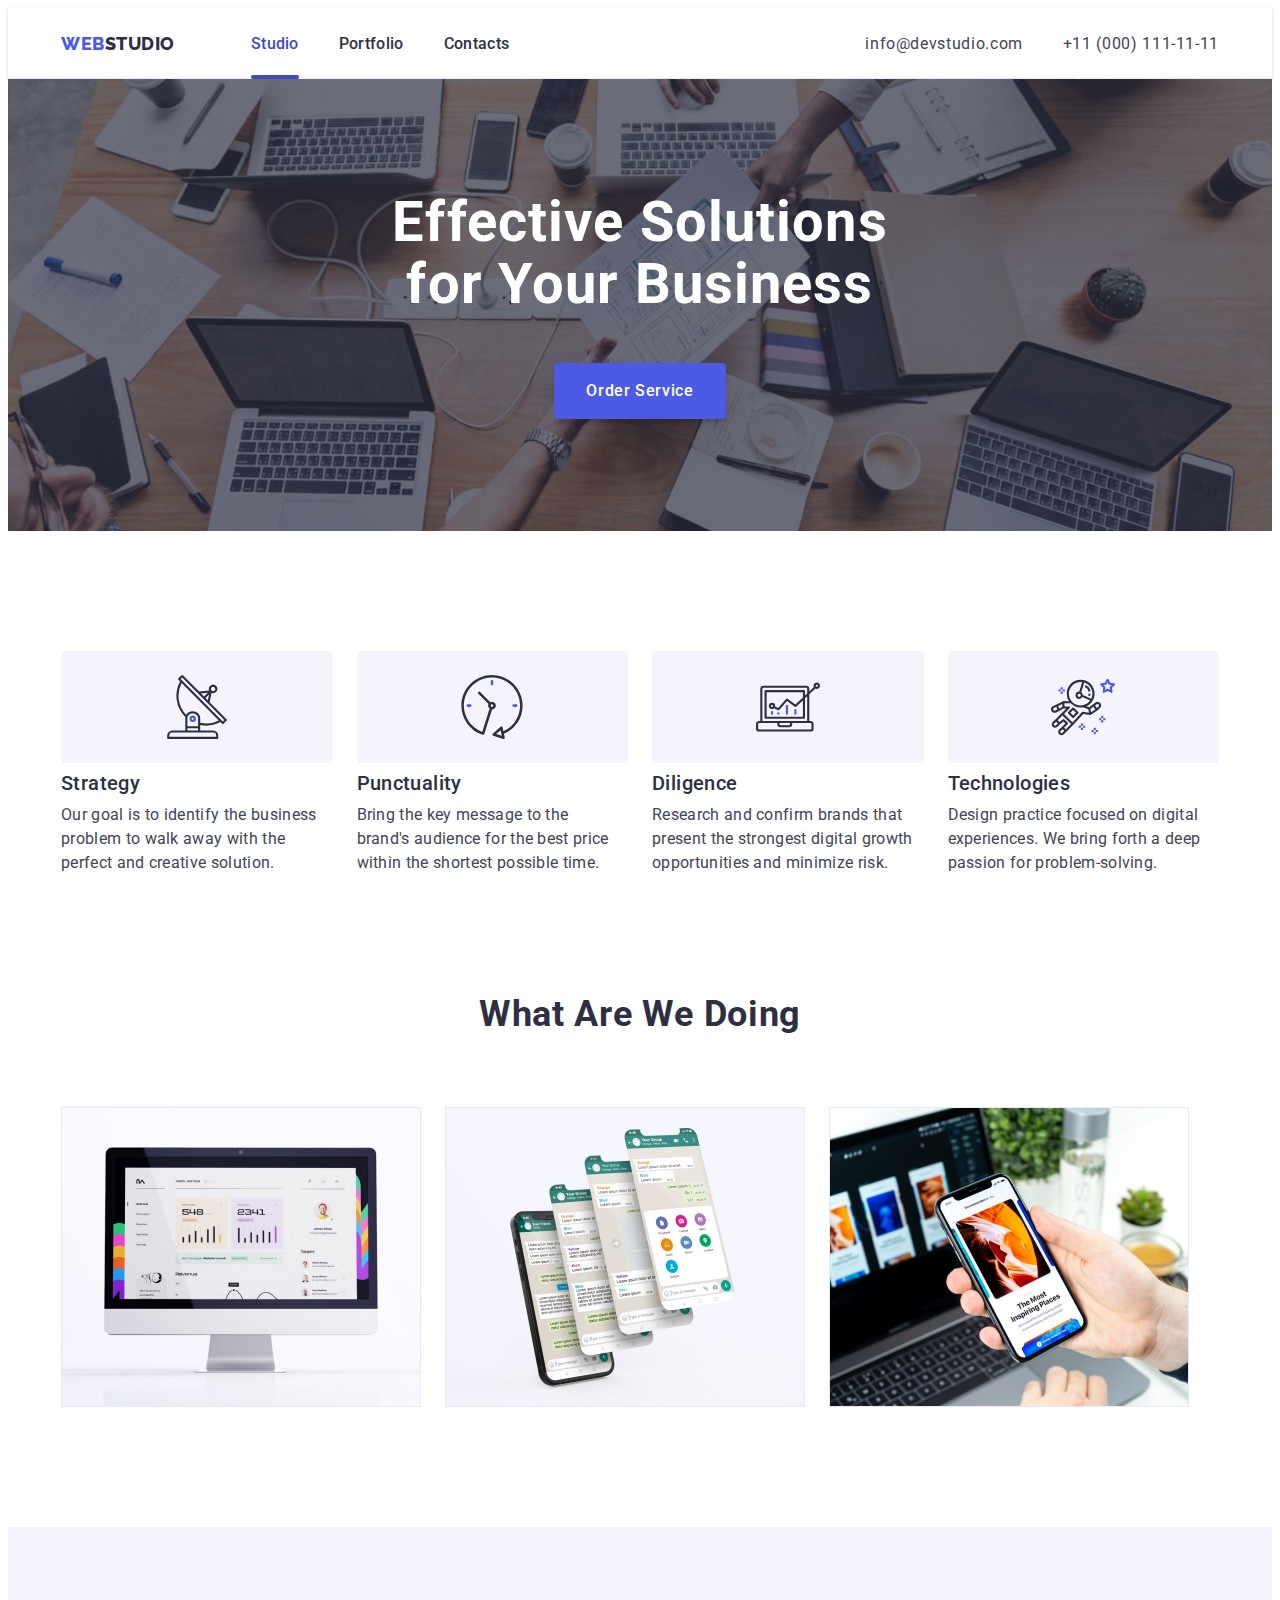
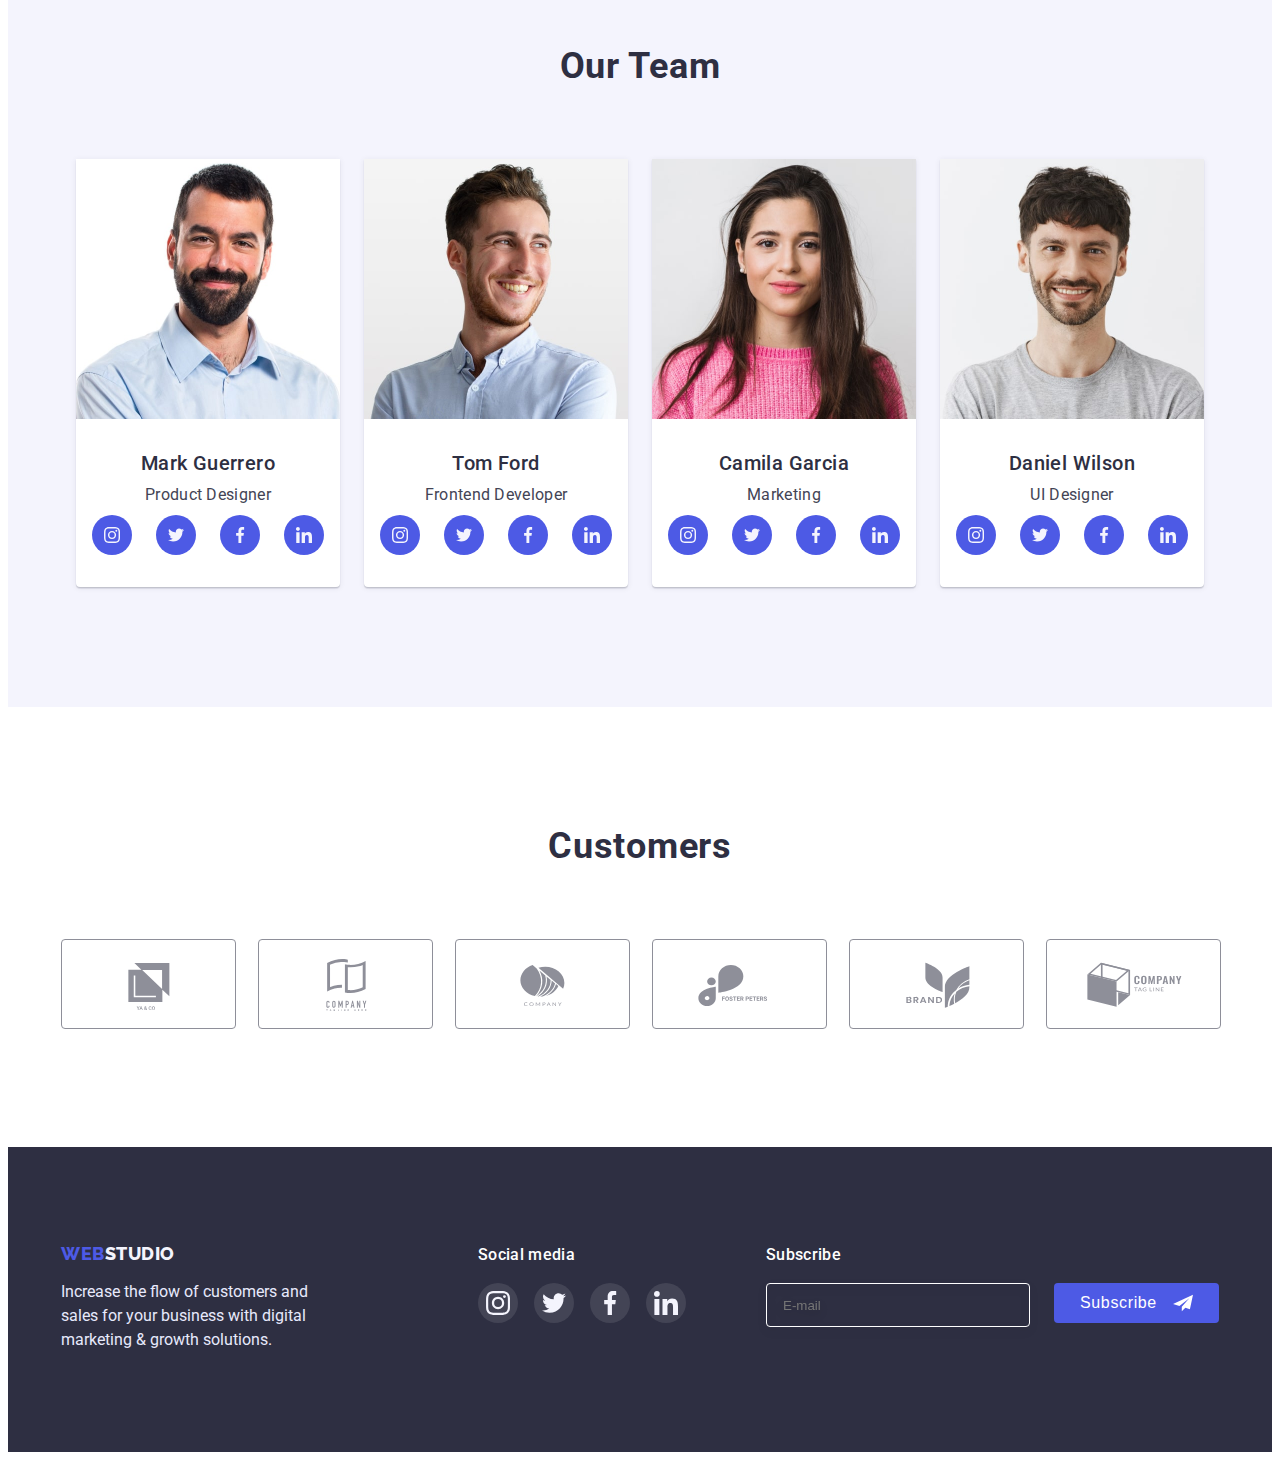
<file: index.html>
<!DOCTYPE html>
<html lang="en">
  <head>
    <meta charset="UTF-8" />
    <meta http-equiv="X-UA-Compatible" content="IE=edge" />
    <meta name="viewport" content="width=device-width, initial-scale=1.0" />
    <title>Main Page</title>
    <link rel="preconnect" href="https://fonts.googleapis.com" />
    <link rel="preconnect" href="https://fonts.gstatic.com" crossorigin />
    <link
      href="https://fonts.googleapis.com/css2?family=Raleway:wght@800&family=Roboto:wght@400;500;700;900&display=swap"
      rel="stylesheet"
    />
    <link
      rel="stylesheet"
      href="https://cdnjs.cloudflare.com/ajax/libs/modern-normalize/1.1.0/modern-normalize.min.css"
      integrity="sha512-wpPYUAdjBVSE4KJnH1VR1HeZfpl1ub8YT/NKx4PuQ5NmX2tKuGu6U/JRp5y+Y8XG2tV+wKQpNHVUX03MfMFn9Q=="
      crossorigin="anonymous"
      referrerpolicy="no-referrer"
    />
    <link rel="stylesheet" href="css/styles.css" />
    <link rel="stylesheet" href="css/media.css" />
  </head>
  <body class="body">
    <!-- header -->
    <header class="header-main">
      <div class="container header-container">
        <nav class="header-nav">
          <a class="header-logo link" href="./index.html"
            >Web<span class="studio-logo">Studio</span>
          </a>

          <ul class="menu-nav list">
            <li class="header-item">
              <a class="header-link link current" href="./index.html">Studio</a>
            </li>
            <li class="header-item">
              <a class="header-link link" href="./portfolio.html">Portfolio</a>
            </li>
            <li class="header-item">
              <a class="header-link link" href="">Contacts</a>
            </li>
          </ul>
        </nav>
        <button class="mobile-menu-open" data-menu-open type="button">
          <svg class="mobile-menu-open-icon" width="32" height="22">
            <use href="./images/icons.svg#icon-menu-burger"></use>
          </svg>
        </button>

        <address class="header-address">
          <ul class="address-list list">
            <li class="header-mail-list">
              <a class="head-mail link" href="mailto:info@devstudio.com"
                >info@devstudio.com</a
              >
            </li>
            <li class="header-tel-list">
              <a class="head-mail link" href="tel:+110001111111"
                >+11 (000) 111-11-11</a
              >
            </li>
          </ul>
        </address>
      </div>
      <div class="mobile-menu is-hidden" data-menu>
        <div class="container mobile-menu-container">
          <button
            class="mobile-menu-close-button"
            data-menu-close
            type="button"
          >
            <svg class="mobile-menu-close-icon" width="8" height="8">
              <use href="./images/icons.svg#icon-close-black-18dp-2-1"></use>
            </svg>
          </button>
          <ul class="mob-menu-list list">
            <li class="mob-menu-item">
              <a class="mob-menu-link link current" href="./index.html"
                >Studio</a
              >
            </li>
            <li class="mob-menu-item">
              <a class="mob-menu-link link" href="./portfolio.html"
                >Portfolio</a
              >
            </li>
            <li class="mob-menu-item">
              <a class="mob-menu-link link" href="">Contacts</a>
            </li>
          </ul>
        </div>
        <div class="container address-container">
          <ul class="mob-menu-address list">
            <li class="mob-menu-address-link">
              <a class="mob-menu-tel-link link" href="tel:+110001111111"
                >+11 (000) 111-11-11</a
              >
            </li>
            <li class="mob-menu-address-mail-link">
              <a
                class="mob-menu-mail-link link"
                href="mailto:info@devstudio.com"
                >info@devstudio.com</a
              >
            </li>
          </ul>
          <ul class="mob-menu-soc-list list">
            <li class="mob-menu-soc-item">
              <a class="mob-menu-soc-link link" href="">
                <svg class="mob-menu-soc-icon" width="24" height="24">
                  <use href="./images/icons.svg#icon-instagram"></use>
                </svg>
              </a>
            </li>
            <li class="mob-menu-soc-item">
              <a class="mob-menu-soc-link link" href="">
                <svg class="mob-menu-soc-icon" width="24" height="24">
                  <use href="./images/icons.svg#icon-twitter"></use>
                </svg>
              </a>
            </li>
            <li class="mob-menu-soc-item">
              <a class="mob-menu-soc-link link" href="">
                <svg class="mob-menu-soc-icon" width="24" height="24">
                  <use href="./images/icons.svg#icon-facebook"></use>
                </svg>
              </a>
            </li>
            <li class="mob-menu-soc-item">
              <a class="mob-menu-soc-link link" href="">
                <svg class="mob-menu-soc-icon" width="24" height="24">
                  <use href="./images/icons.svg#icon-linkedin"></use>
                </svg>
              </a>
            </li>
          </ul>
        </div>
      </div>
    </header>

    <main>
      <!-- hero -->
      <section class="hero">
        <div class="container">
          <h1 class="hero-logo">Effective Solutions for Your Business</h1>
          <button class="hero-button" type="button" data-modal-open>
            Order Service
          </button>
        </div>
      </section>

      <!-- section 1 -->
      <section class="about-us">
        <div class="container first-section-container">
          <h2 hidden class="section-title">About us</h2>
          <ul class="main list">
            <li class="title-list">
              <div class="feature-container">
                <svg width="64" height="64" class="feature-icons">
                  <use href="./images/icons.svg#icon-antenna"></use>
                </svg>
              </div>
              <h3 class="main-title">Strategy</h3>
              <p class="subtitle">
                Our goal is to identify the business problem to walk away with
                the perfect and creative solution.
              </p>
            </li>

            <li class="title-list">
              <div class="feature-container">
                <svg width="64" height="64" class="feature-icons">
                  <use href="./images/icons.svg#icon-clock"></use>
                </svg>
              </div>

              <h3 class="main-title">Punctuality</h3>
              <p class="subtitle">
                Bring the key message to the brand's audience for the best price
                within the shortest possible time.
              </p>
            </li>

            <li class="title-list">
              <div class="feature-container">
                <svg width="64" height="64" class="feature-icons">
                  <use href="./images/icons.svg#icon-diagram"></use>
                </svg>
              </div>
              <h3 class="main-title">Diligence</h3>
              <p class="subtitle">
                Research and confirm brands that present the strongest digital
                growth opportunities and minimize risk.
              </p>
            </li>

            <li class="title-list">
              <div class="feature-container">
                <svg width="64" height="64" class="feature-icons">
                  <use href="./images/icons.svg#icon-astronaut"></use>
                </svg>
              </div>
              <h3 class="main-title">Technologies</h3>
              <p class="subtitle">
                Design practice focused on digital experiences. We bring forth a
                deep passion for problem-solving.
              </p>
            </li>
          </ul>
        </div>
      </section>
      <!-- section 2 -->
      <section class="resourses">
        <div class="container">
          <h2 class="subtitle-section">What are we doing</h2>

          <ul class="picture list">
            <li class="list-image">
              <picture>
                <source srcset="./images3/img-1@2x.jpg 2x" />
                <img
                  class="picture"
                  src="./images3/img-1.jpg"
                  alt="photo1"
                  width="360"
                  height="300"
                />
              </picture>
            </li>
            <li class="list-image">
              <picture>
                <source srcset="./images3/img-2@2x.jpg 2x" />
                <img
                  class="picture"
                  src="./images3/img-2.jpg"
                  alt="photo2"
                  width="360"
                  height="300"
                />
              </picture>
            </li>
            <li class="list-image">
              <picture>
                <source srcset="./images3/img-3@2x.jpg 2x" />
                <img
                  class="picture"
                  src="./images3/img-3.jpg"
                  alt="photo3"
                  width="360"
                  height="300"
                />
              </picture>
            </li>
          </ul>
        </div>
      </section>
      <!-- section 3 -->

      <section class="team-section">
        <div class="container">
          <h2 class="subject">Our Team</h2>

          <ul class="team list">
            <li class="team-picture">
              <picture>
                <source srcset="./images3/mark-guerrero@2x.jpg 2x" />
                <img
                  class="team-pct"
                  src="./images3/mark-guerrero.jpg"
                  alt="Team Card 1"
                  width="264"
                  height="260"
                />
              </picture>
              <div class="name-table">
                <h3 class="name">Mark Guerrero</h3>
                <p class="profession">Product Designer</p>
                <ul class="team-list list">
                  <li class="team-soc-list">
                    <a class="team-soc-item">
                      <svg width="16" height="16" class="team-soc-icons">
                        <use href="./images/icons.svg#icon-instagram"></use>
                      </svg>
                    </a>
                  </li>
                  <li class="team-soc-list">
                    <a class="team-soc-item">
                      <svg width="16" height="16" class="team-soc-icons">
                        <use href="./images/icons.svg#icon-twitter"></use>
                      </svg>
                    </a>
                  </li>
                  <li class="team-soc-list">
                    <a class="team-soc-item">
                      <svg width="16" height="16" class="team-soc-icons">
                        <use href="./images/icons.svg#icon-facebook"></use>
                      </svg>
                    </a>
                  </li>
                  <li class="team-soc-list">
                    <a class="team-soc-item">
                      <svg width="16" height="16" class="team-soc-icons">
                        <use href="./images/icons.svg#icon-linkedin"></use>
                      </svg>
                    </a>
                  </li>
                </ul>
              </div>
            </li>
            <li class="team-picture">
              <picture>
                <source srcset="./images3/tom-ford@2x.jpg 2x" />
                <img
                  class="team-pct"
                  src="./images3/tom-ford.jpg"
                  alt="Team Card 2"
                  width="264"
                  height="260"
                />
              </picture>
              <div class="name-table">
                <h3 class="name">Tom Ford</h3>
                <p class="profession">Frontend Developer</p>
                <ul class="team-list list">
                  <li class="team-soc-list">
                    <a class="team-soc-item">
                      <svg width="16" height="16" class="team-soc-icons">
                        <use href="./images/icons.svg#icon-instagram"></use>
                      </svg>
                    </a>
                  </li>
                  <li class="team-soc-list">
                    <a class="team-soc-item">
                      <svg width="16" height="16" class="team-soc-icons">
                        <use href="./images/icons.svg#icon-twitter"></use>
                      </svg>
                    </a>
                  </li>
                  <li class="team-soc-list">
                    <a class="team-soc-item">
                      <svg width="16" height="16" class="team-soc-icons">
                        <use href="./images/icons.svg#icon-facebook"></use>
                      </svg>
                    </a>
                  </li>
                  <li class="team-soc-list">
                    <a class="team-soc-item">
                      <svg width="16" height="16" class="team-soc-icons">
                        <use href="./images/icons.svg#icon-linkedin"></use>
                      </svg>
                    </a>
                  </li>
                </ul>
              </div>
            </li>
            <li class="team-picture">
              <picture>
                <source srcset="./images3/camila-garcia@2x.jpg 2x" />
                <img
                  class="team-pct"
                  src="./images3/camila-garcia.jpg"
                  alt="Team Card 3"
                  width="264"
                  height="260"
                />
              </picture>
              <div class="name-table">
                <h3 class="name">Camila Garcia</h3>
                <p class="profession">Marketing</p>
                <ul class="team-list list">
                  <li class="team-soc-list">
                    <a class="team-soc-item">
                      <svg width="16" height="16" class="team-soc-icons">
                        <use href="./images/icons.svg#icon-instagram"></use>
                      </svg>
                    </a>
                  </li>
                  <li class="team-soc-list">
                    <a class="team-soc-item">
                      <svg width="16" height="16" class="team-soc-icons">
                        <use href="./images/icons.svg#icon-twitter"></use>
                      </svg>
                    </a>
                  </li>
                  <li class="team-soc-list">
                    <a class="team-soc-item">
                      <svg width="16" height="16" class="team-soc-icons">
                        <use href="./images/icons.svg#icon-facebook"></use>
                      </svg>
                    </a>
                  </li>
                  <li class="team-soc-list">
                    <a class="team-soc-item">
                      <svg width="16" height="16" class="team-soc-icons">
                        <use href="./images/icons.svg#icon-linkedin"></use>
                      </svg>
                    </a>
                  </li>
                </ul>
              </div>
            </li>
            <li class="team-picture">
              <picture>
                <source srcset="./images3/daniel-wilson@2x.jpg 2x" />
                <img
                  class="team-pct"
                  src="./images3/daniel-wilson.jpg"
                  alt="Team Card 4"
                  width="264"
                  height="260"
                />
              </picture>
              <div class="name-table">
                <h3 class="name">Daniel Wilson</h3>
                <p class="profession">UI Designer</p>
                <ul class="team-list list">
                  <li class="team-soc-list">
                    <a class="team-soc-item">
                      <svg width="16" height="16" class="team-soc-icons">
                        <use href="./images/icons.svg#icon-instagram"></use>
                      </svg>
                    </a>
                  </li>
                  <li class="team-soc-list">
                    <a class="team-soc-item">
                      <svg width="16" height="16" class="team-soc-icons">
                        <use href="./images/icons.svg#icon-twitter"></use>
                      </svg>
                    </a>
                  </li>
                  <li class="team-soc-list">
                    <a class="team-soc-item">
                      <svg width="16" height="16" class="team-soc-icons">
                        <use href="./images/icons.svg#icon-facebook"></use>
                      </svg>
                    </a>
                  </li>
                  <li class="team-soc-list">
                    <a class="team-soc-item">
                      <svg width="16" height="16" class="team-soc-icons">
                        <use href="./images/icons.svg#icon-linkedin"></use>
                      </svg>
                    </a>
                  </li>
                </ul>
              </div>
            </li>
          </ul>
        </div>
      </section>
      <section class="customers">
        <div class="container customers-container">
          <h2 class="customers-title">Customers</h2>
          <ul class="customers-list list">
            <li class="customers-item">
              <a class="customers-link link" href="">
                <svg width="104" height="56" class="customers-icon">
                  <use href="./images/icons.svg#icon-Logo"></use>
                </svg>
              </a>
            </li>
            <li class="customers-item">
              <a class="customers-link link" href="">
                <svg width="104" height="56" class="customers-icon">
                  <use href="./images/icons.svg#icon-Logo-1"></use>
                </svg>
              </a>
            </li>
            <li class="customers-item">
              <a class="customers-link link" href="">
                <svg width="104" height="56" class="customers-icon">
                  <use href="./images/icons.svg#icon-Logo-2"></use>
                </svg>
              </a>
            </li>
            <li class="customers-item">
              <a class="customers-link link" href="">
                <svg width="104" height="56" class="customers-icon">
                  <use href="./images/icons.svg#icon-Logo-3"></use>
                </svg>
              </a>
            </li>
            <li class="customers-item">
              <a class="customers-link link" href="">
                <svg width="104" height="56" class="customers-icon">
                  <use href="./images/icons.svg#icon-Logo-4"></use>
                </svg>
              </a>
            </li>
            <li class="customers-item">
              <a class="customers-link link" href="">
                <svg width="104" height="56" class="customers-icon">
                  <use href="./images/icons.svg#icon-Logo-5"></use>
                </svg>
              </a>
            </li>
          </ul>
        </div>
      </section>
    </main>

    <footer class="footer-box">
      <div class="container footer-soc-icon-container">
        <div class="footer-container">
          <a class="footer-logo link" href="./index.html"
            >Web<span class="footer-studio-logo">Studio</span>
          </a>
          <p class="footer-text">
            Increase the flow of customers and sales for your business with
            digital marketing & growth solutions.
          </p>
        </div>
        <div class="footer-soc-med">
          <p class="soc-title">Social media</p>
          <ul class="soc-list list">
            <li class="footer-soc-item">
              <a class="footer-soc-link" href="">
                <svg class="footer-soc-icon">
                  <use href="./images/icons.svg#icon-instagram"></use>
                </svg>
              </a>
            </li>
            <li class="footer-soc-item">
              <a class="footer-soc-link" href="">
                <svg class="footer-soc-icon">
                  <use href="./images/icons.svg#icon-twitter"></use>
                </svg>
              </a>
            </li>
            <li class="footer-soc-item">
              <a class="footer-soc-link" href="">
                <svg class="footer-soc-icon">
                  <use href="./images/icons.svg#icon-facebook"></use>
                </svg>
              </a>
            </li>
            <li class="footer-soc-item">
              <a class="footer-soc-link" href="">
                <svg width="24" height="24" class="footer-soc-icon">
                  <use href="./images/icons.svg#icon-linkedin"></use>
                </svg>
              </a>
            </li>
          </ul>
        </div>
        <form class="foot-form">
          <p class="foot-subscribe">Subscribe</p>
          <div class="foot-input">
            <input
              class="foot-input-mail"
              type="email"
              placeholder="E-mail"
              name="email"
              autocomplete="on"
            />

            <button class="btn-subscribe" type="submit">
              Subscribe
              <svg class="sub-svg" width="24" height="20">
                <use href="./images/icons.svg#icon-Frame-3"></use>
              </svg>
            </button>
          </div>
        </form>
      </div>
    </footer>
    <div class="backdrop is-hidden" data-modal>
      <div class="modal">
        <button class="modal-close" type="button" data-modal-close>
          <svg class="modal-svg" width="8" height="8">
            <use href="./images/icons.svg#icon-close-black-18dp-2-1"></use>
          </svg>
        </button>
        <p class="modal-form-title">
          Leave your contacts and we will call you back
        </p>
        <form class="modal-form">
          <div class="modal-field">
            <label for="user-name" class="modal-form-field"> Name </label>
            <div class="modal-form-input-wrapp">
              <input
                id="user-name"
                type="text"
                name="user-name"
                class="modal-form-input"
              />
              <svg class="modal-form-icon" width="18" height="18">
                <use href="./images/icons.svg#icon-person-black"></use>
              </svg>
            </div>
          </div>

          <div class="modal-field">
            <label for="user-phone" class="modal-form-field">Phone</label>
            <div class="modal-form-input-wrapp">
              <input
                id="user-phone"
                type="tel"
                name="user-phone"
                class="modal-form-input"
              />
              <svg class="modal-form-icon" width="18" height="24">
                <use href="./images/icons.svg#icon-phone-black"></use>
              </svg>
            </div>
          </div>
          <div class="modal-field">
            <label for="user-email" class="modal-form-field">Email</label>
            <div class="modal-form-input-wrapp">
              <input
                id="user-email"
                type="email"
                name="user-email"
                class="modal-form-input"
              />
              <svg class="modal-form-icon" width="18" height="24">
                <use href="./images/icons.svg#icon-email-black"></use>
              </svg>
            </div>
          </div>
          <div class="modal-field">
            <label for="user-massage" class="modal-form-field">Comment</label>
            <textarea
              id="user-massage"
              name="user-massage"
              class="modal-form-massege"
              placeholder="Text input"
            ></textarea>
          </div>
          <div class="checkbox-field">
            <input
              id="user-policy"
              type="checkbox"
              name="user-policy"
              value="true"
              class="modal-check visually-hidden"
            />
            <label for="user-policy" class="modal-check-deck">
              <span>
                <svg width="10" height="8">
                  <use href="./images/vector-check.svg#icon-vector"></use>
                </svg>
              </span>
              I accept the terms and conditions of the
              <a class="check-item" href="">Privacy Policy</a></label
            >
          </div>
          <button type="submit" class="modal-submit">Send</button>
        </form>
      </div>
    </div>

    <script src="./js/modal.js"></script>
    <script src="./js/mobile-menu.js"></script>
  </body>
</html>
</file>
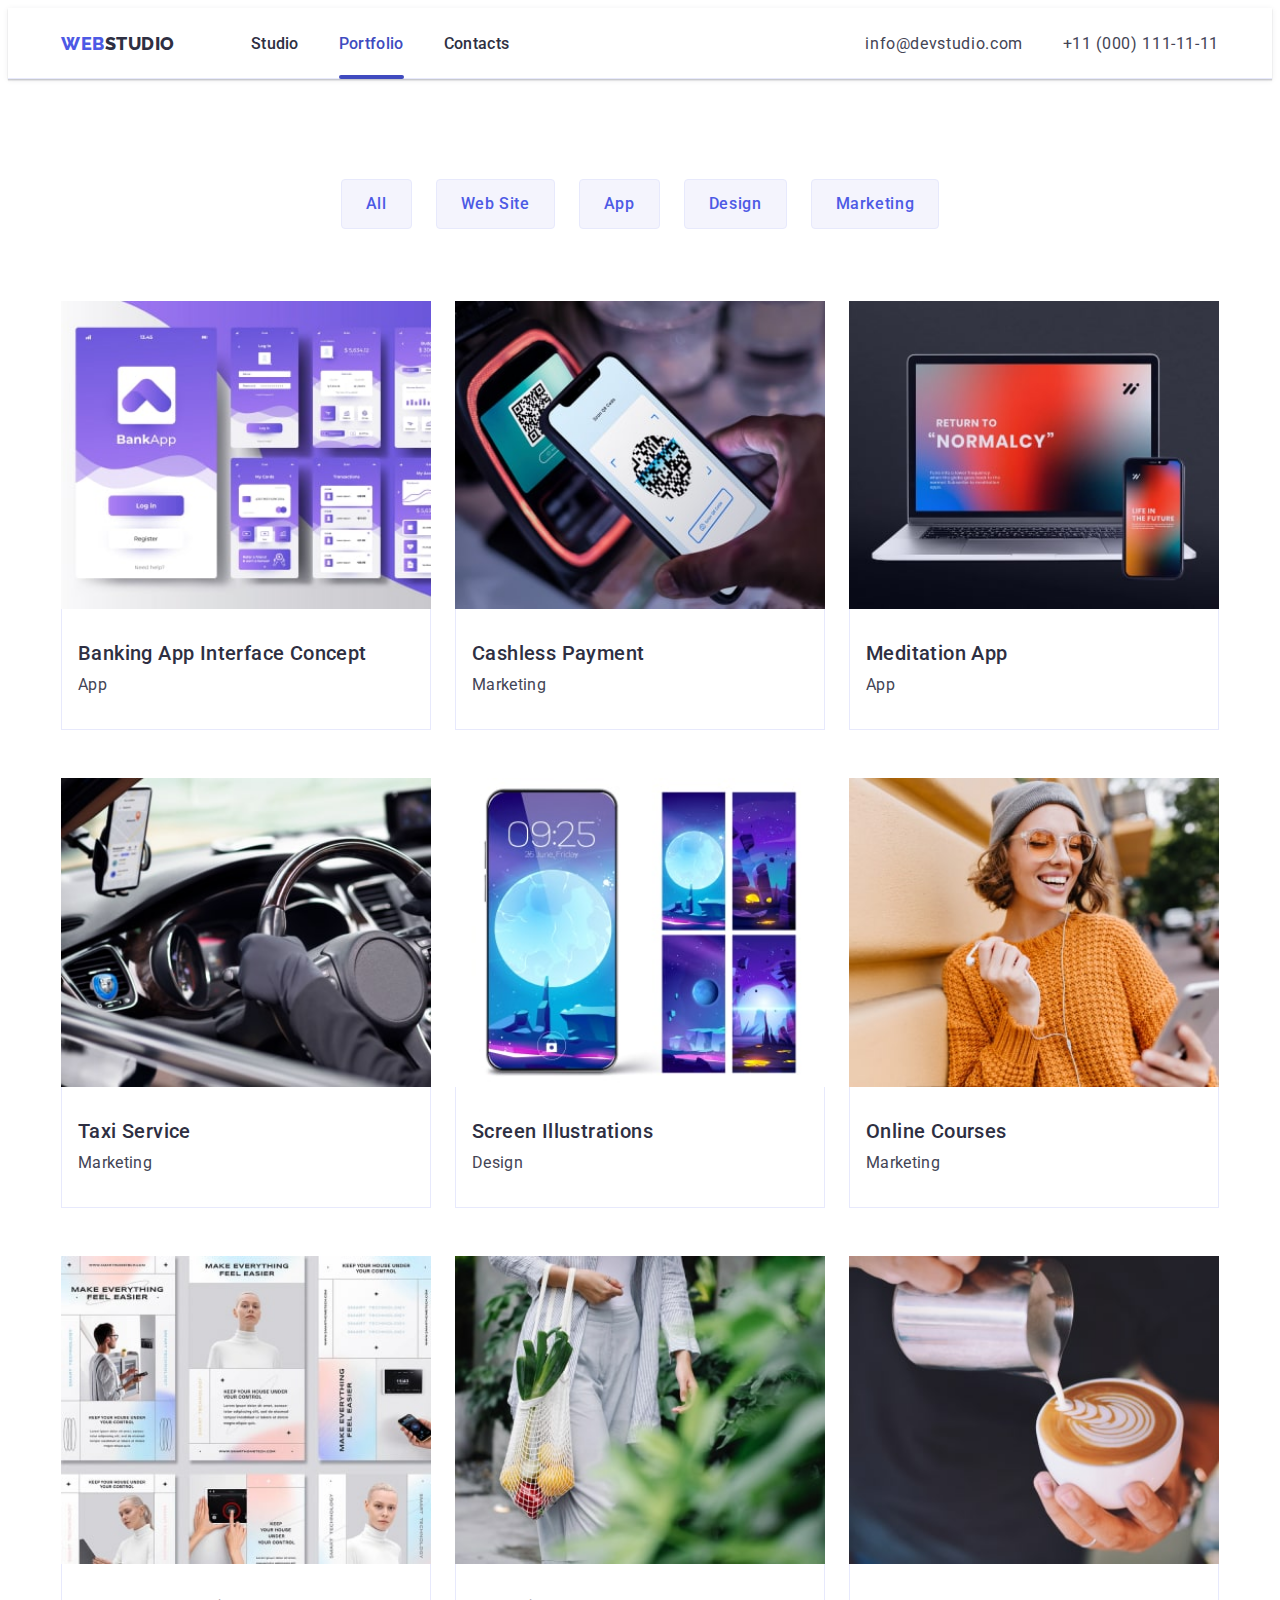
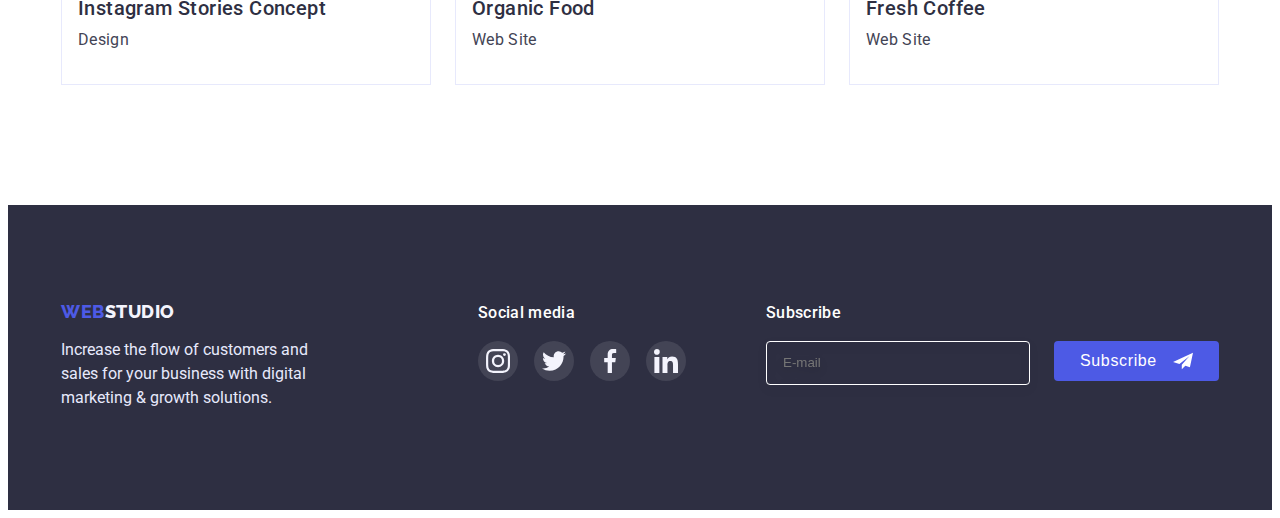
<file: portfolio.html>
<!DOCTYPE html>
<html lang="en">
  <head>
    <meta charset="UTF-8" />
    <meta http-equiv="X-UA-Compatible" content="IE=edge" />
    <meta name="viewport" content="width=device-width, initial-scale=1.0" />
    <title>Portfolio</title>
    <link rel="preconnect" href="https://fonts.googleapis.com" />
    <link rel="preconnect" href="https://fonts.gstatic.com" crossorigin />
    <link
      href="https://fonts.googleapis.com/css2?family=Raleway:wght@800&family=Roboto:wght@400;500;700;900&display=swap"
      rel="stylesheet"
    />
    <link
      rel="stylesheet"
      href="https://cdnjs.cloudflare.com/ajax/libs/modern-normalize/1.1.0/modern-normalize.min.css"
      integrity="sha512-wpPYUAdjBVSE4KJnH1VR1HeZfpl1ub8YT/NKx4PuQ5NmX2tKuGu6U/JRp5y+Y8XG2tV+wKQpNHVUX03MfMFn9Q=="
      crossorigin="anonymous"
      referrerpolicy="no-referrer"
    />
    <link rel="stylesheet" href="css/styles.css" />
    <link rel="stylesheet" href="css/media.css" />
  </head>
  <body class="body">
    <!-- header -->
    <header class="header-main">
      <div class="container header-container">
        <nav class="header-nav">
          <a class="header-logo link" href="./index.html"
            >Web<span class="studio-logo">Studio</span>
          </a>

          <ul class="menu-nav list">
            <li class="header-item">
              <a class="header-link link" href="./index.html">Studio</a>
            </li>
            <li class="header-item">
              <a class="header-link link current" href="./portfolio.html"
                >Portfolio</a
              >
            </li>
            <li class="header-item">
              <a class="header-link link" href="">Contacts</a>
            </li>
          </ul>
        </nav>
        <button class="mobile-menu-open" data-menu-open type="button">
          <svg class="mobile-menu-open-icon" width="32" height="22">
            <use href="./images/icons.svg#icon-menu-burger"></use>
          </svg>
        </button>

        <address class="header-address">
          <ul class="address-list list">
            <li class="header-mail-list">
              <a class="head-mail link" href="mailto:info@devstudio.com"
                >info@devstudio.com</a
              >
            </li>
            <li class="header-tel-list">
              <a class="head-mail link" href="tel:+110001111111"
                >+11 (000) 111-11-11</a
              >
            </li>
          </ul>
        </address>
      </div>
      <div class="mobile-menu is-hidden" data-menu>
        <div class="container mobile-menu-container">
          <button
            class="mobile-menu-close-button"
            data-menu-close
            type="button"
          >
            <svg class="mobile-menu-close-icon" width="8" height="8">
              <use href="./images/icons.svg#icon-close-black-18dp-2-1"></use>
            </svg>
          </button>
          <ul class="mob-menu-list list">
            <li class="mob-menu-item">
              <a class="mob-menu-link link" href="./index.html">Studio</a>
            </li>
            <li class="mob-menu-item">
              <a class="mob-menu-link link current" href="./portfolio.html"
                >Portfolio</a
              >
            </li>
            <li class="mob-menu-item">
              <a class="mob-menu-link link" href="">Contacts</a>
            </li>
          </ul>
        </div>
        <div class="container address-container">
          <ul class="mob-menu-address list">
            <li class="mob-menu-address-link">
              <a class="mob-menu-tel-link link" href="tel:+110001111111"
                >+11 (000) 111-11-11</a
              >
            </li>
            <li class="mob-menu-address-mail-link">
              <a
                class="mob-menu-mail-link link"
                href="mailto:info@devstudio.com"
                >info@devstudio.com</a
              >
            </li>
          </ul>
          <ul class="mob-menu-soc-list list">
            <li class="mob-menu-soc-item">
              <a class="mob-menu-soc-link link" href="">
                <svg class="mob-menu-soc-icon" width="24" height="24">
                  <use href="./images/icons.svg#icon-instagram"></use>
                </svg>
              </a>
            </li>
            <li class="mob-menu-soc-item">
              <a class="mob-menu-soc-link link" href="">
                <svg class="mob-menu-soc-icon" width="24" height="24">
                  <use href="./images/icons.svg#icon-twitter"></use>
                </svg>
              </a>
            </li>
            <li class="mob-menu-soc-item">
              <a class="mob-menu-soc-link link" href="">
                <svg class="mob-menu-soc-icon" width="24" height="24">
                  <use href="./images/icons.svg#icon-facebook"></use>
                </svg>
              </a>
            </li>
            <li class="mob-menu-soc-item">
              <a class="mob-menu-soc-link link" href="">
                <svg class="mob-menu-soc-icon" width="24" height="24">
                  <use href="./images/icons.svg#icon-linkedin"></use>
                </svg>
              </a>
            </li>
          </ul>
        </div>
      </div>
    </header>
    <!-- <main class="main"> -->
    <!------------------------ filters -->
    <section class="portfolio-section">
      <div class="container">
        <h1 hidden class="filters">Filters</h1>
        <ul class="filters-btn list">
          <li class="filters-list">
            <button type="button" class="fil-btn">All</button>
          </li>
          <li class="filters-list">
            <button type="button" class="fil-btn">Web Site</button>
          </li>
          <li class="filters-list">
            <button type="button" class="fil-btn">App</button>
          </li>
          <li class="filters-list">
            <button type="button" class="fil-btn">Design</button>
          </li>
          <li class="filters-list">
            <button type="button" class="fil-btn">Marketing</button>
          </li>
        </ul>

        <!------------------------- project-card -->

        <ul class="project-card list link">
          <li class="project-card-list">
            <a class="project-card-link link" href="">
              <div class="list-img-wrap">
                <picture>
                  <source
                    srcset="
                      ./images2/banking-app-desk.jpg    1x,
                      ./images2/banking-app-desk@2x.jpg 2x
                    "
                    media="(min-width: 1158px)"
                  />
                  <source
                    srcset="
                      ./images2/banking-app-tab.jpg    1x,
                      ./images2/banking-app-tab@2x.jpg 2x
                    "
                    media="(min-width: 768px)"
                  />
                  <source
                    srcset="
                      ./images2/banking-app-mob.jpg    1x,
                      ./images2/banking-app-mob@2x.jpg 2x
                    "
                    media="(max-width: 767px)"
                  />
                  <img
                    class="project-card-img"
                    src="./images2/banking-app.jpg"
                    alt="banking-app"
                    width="396"
                    height="400"
                  />
                </picture>
                <p class="overlay">
                  14 Stylish and User-Friendly App Design Concepts · Task
                  Manager App · Calorie Tracker App · Exotic Fruit Ecommerce App
                  · Cloud Storage App
                </p>
              </div>
              <div class="card-content-block">
                <h2 class="project-card-text">Banking App Interface Concept</h2>
                <p class="project-card-paragraph">App</p>
              </div>
            </a>
          </li>
          <li class="project-card-list">
            <a class="project-card-link link" href="">
              <div class="list-img-wrap">
                <picture>
                  <source
                    srcset="
                      ./images2/cashless-payment-desk.jpg    1x,
                      ./images2/cashless-payment-desk@2x.jpg 2x
                    "
                    media="(min-width: 1158px)"
                  />
                  <source
                    srcset="
                      ./images2/cashless-payment-tab.jpg    1x,
                      ./images2/cashless-payment-tab@2x.jpg 2x
                    "
                    media="(min-width: 768px)"
                  />
                  <source
                    srcset="
                      ./images2/cashless-payment-mob.jpg    1x,
                      ./images2/cashless-payment-mob@2x.jpg 2x
                    "
                    media="(max-width: 767px)"
                  />
                  <img
                    class="project-card-img"
                    src="./images2/cashless-payment.jpg"
                    alt="cashless-payment"
                    width="360"
                    height="300"
                  />
                </picture>
                <p class="overlay">
                  14 Stylish and User-Friendly App Design Concepts · Task
                  Manager App · Calorie Tracker App · Exotic Fruit Ecommerce App
                  · Cloud Storage App
                </p>
              </div>
              <div class="card-content-block">
                <h2 class="project-card-text">Cashless Payment</h2>
                <p class="project-card-paragraph">Marketing</p>
              </div>
            </a>
          </li>
          <li class="project-card-list">
            <a class="project-card-link link" href="">
              <div class="list-img-wrap">
                <picture>
                  <source
                    srcset="
                      ./images2/meditaion-app-desk.jpg    1x,
                      ./images2/meditaion-app-desk@2x.jpg 2x
                    "
                    media="(min-width: 1158px)"
                  />
                  <source
                    srcset="
                      ./images2/meditaion-app-tab.jpg    1x,
                      ./images2/meditaion-app-tab@2x.jpg 2x
                    "
                    media="(min-width: 768px)"
                  />
                  <source
                    srcset="
                      ./images2/meditaion-app-mob.jpg    1x,
                      ./images2/meditaion-app-mob@2x.jpg 2x
                    "
                    media="(max-width: 767px)"
                  />
                  <img
                    class="project-card-img"
                    src="./images2/meditaion-app.jpg"
                    alt="meditaion-app"
                    width="360"
                    height="300"
                  />
                </picture>

                <p class="overlay">
                  14 Stylish and User-Friendly App Design Concepts · Task
                  Manager App · Calorie Tracker App · Exotic Fruit Ecommerce App
                  · Cloud Storage App
                </p>
              </div>
              <div class="card-content-block">
                <h2 class="project-card-text">Meditation App</h2>
                <p class="project-card-paragraph">App</p>
              </div>
            </a>
          </li>
          <li class="project-card-list">
            <a class="project-card-link link" href="">
              <div class="list-img-wrap">
                <picture>
                  <source
                    srcset="
                      ./images2/taxi-service-desk.jpg    1x,
                      ./images2/taxi-service-desk@2x.jpg 2x
                    "
                    media="(min-width: 1158px)"
                  />
                  <source
                    srcset="
                      ./images2/taxi-service-tab.jpg    1x,
                      ./images2/taxi-service-tab@2x.jpg 2x
                    "
                    media="(min-width: 768px)"
                  />
                  <source
                    srcset="
                      ./images2/taxi-service-mob.jpg    1x,
                      ./images2/taxi-service-mob@2x.jpg 2x
                    "
                    media="(max-width: 767px)"
                  />
                  <img
                    class="project-card-img"
                    src="./images2/taxi-service.jpg"
                    alt="taxi-service"
                    width="360"
                    height="300"
                  />
                </picture>

                <p class="overlay">
                  14 Stylish and User-Friendly App Design Concepts · Task
                  Manager App · Calorie Tracker App · Exotic Fruit Ecommerce App
                  · Cloud Storage App
                </p>
              </div>
              <div class="card-content-block">
                <h2 class="project-card-text">Taxi Service</h2>
                <p class="project-card-paragraph">Marketing</p>
              </div>
            </a>
          </li>
          <li class="project-card-list">
            <a class="project-card-link link" href="">
              <div class="list-img-wrap">
                <picture>
                  <source
                    srcset="
                      ./images2/screen-illustrations-desk.jpg    1x,
                      ./images2/screen-illustrations-desk@2x.jpg 2x
                    "
                    media="(min-width: 1158px)"
                  />
                  <source
                    srcset="
                      ./images2/screen-illustrations-tab.jpg    1x,
                      ./images2/screen-illustrations-tab@2x.jpg 2x
                    "
                    media="(min-width: 768px)"
                  />
                  <source
                    srcset="
                      ./images2/screen-illustrations-mob.jpg    1x,
                      ./images2/screen-illustrations-mob@2x.jpg 2x
                    "
                    media="(max-width: 767px)"
                  />
                  <img
                    class="project-card-img"
                    src="./images2/screen-illustrations.jpg"
                    alt="screen-illustrations"
                    width="360"
                    height="300"
                  />
                </picture>

                <p class="overlay">
                  14 Stylish and User-Friendly App Design Concepts · Task
                  Manager App · Calorie Tracker App · Exotic Fruit Ecommerce App
                  · Cloud Storage App
                </p>
              </div>
              <div class="card-content-block">
                <h2 class="project-card-text">Screen Illustrations</h2>
                <p class="project-card-paragraph">Design</p>
              </div>
            </a>
          </li>
          <li class="project-card-list">
            <a class="project-card-link link" href="">
              <div class="list-img-wrap">
                <picture>
                  <source
                    srcset="
                      ./images2/online-courses-desk.jpg    1x,
                      ./images2/online-courses-desk@2x.jpg 2x
                    "
                    media="(min-width: 1158px)"
                  />
                  <source
                    srcset="
                      ./images2/online-courses-tab.jpg    1x,
                      ./images2/online-courses-tab@2x.jpg 2x
                    "
                    media="(min-width: 768px)"
                  />
                  <source
                    srcset="
                      ./images2/online-courses-mob.jpg    1x,
                      ./images2/online-courses-mob@2x.jpg 2x
                    "
                    media="(max-width: 767px)"
                  />
                  <img
                    class="project-card-img"
                    src="./images2/online-courses.jpg"
                    alt="online-courses"
                    width="360"
                    height="300"
                  />
                </picture>

                <p class="overlay">
                  14 Stylish and User-Friendly App Design Concepts · Task
                  Manager App · Calorie Tracker App · Exotic Fruit Ecommerce App
                  · Cloud Storage App
                </p>
              </div>
              <div class="card-content-block">
                <h2 class="project-card-text">Online Courses</h2>
                <p class="project-card-paragraph">Marketing</p>
              </div>
            </a>
          </li>
          <li class="project-card-list">
            <a class="project-card-link link" href="">
              <div class="list-img-wrap">
                <picture>
                  <source
                    srcset="
                      ./images2/instagram-stories-desk.jpg    1x,
                      ./images2/instagram-stories-desk@2x.jpg 2x
                    "
                    media="(min-width: 1158px)"
                  />
                  <source
                    srcset="
                      ./images2/instagram-stories-tab.jpg    1x,
                      ./images2/instagram-stories-tab@2x.jpg 2x
                    "
                    media="(min-width: 768px)"
                  />
                  <source
                    srcset="
                      ./images2/instagram-stories-mob.jpg    1x,
                      ./images2/instagram-stories-mob@2x.jpg 2x
                    "
                    media="(max-width: 767px)"
                  />
                  <img
                    class="project-card-img"
                    src="./images2/instagram-stories.jpg"
                    alt="instagram-stories"
                    width="360"
                    height="300"
                  />
                </picture>
                <p class="overlay">
                  14 Stylish and User-Friendly App Design Concepts · Task
                  Manager App · Calorie Tracker App · Exotic Fruit Ecommerce App
                  · Cloud Storage App
                </p>
              </div>
              <div class="card-content-block">
                <h2 class="project-card-text">Instagram Stories Concept</h2>
                <p class="project-card-paragraph">Design</p>
              </div>
            </a>
          </li>
          <li class="project-card-list">
            <a class="project-card-link link" href="">
              <div class="list-img-wrap">
                <picture>
                  <source
                    srcset="
                      ./images2/organic-food-desk.jpg    1x,
                      ./images2/organic-food-desk@2x.jpg 2x
                    "
                    media="(min-width: 1158px)"
                  />
                  <source
                    srcset="
                      ./images2/organic-food-tab.jpg    1x,
                      ./images2/organic-food-tab@2x.jpg 2x
                    "
                    media="(min-width: 768px)"
                  />
                  <source
                    srcset="
                      ./images2/organic-food-mob.jpg    1x,
                      ./images2/organic-food-mob@2x.jpg 2x
                    "
                    media="(max-width: 767px)"
                  />
                  <img
                    class="project-card-img"
                    src="./images2/organic-food.jpg"
                    alt="organic-food"
                    width="360"
                    height="300"
                  />
                </picture>

                <p class="overlay">
                  14 Stylish and User-Friendly App Design Concepts · Task
                  Manager App · Calorie Tracker App · Exotic Fruit Ecommerce App
                  · Cloud Storage App
                </p>
              </div>
              <div class="card-content-block">
                <h2 class="project-card-text">Organic Food</h2>
                <p class="project-card-paragraph">Web Site</p>
              </div>
            </a>
          </li>
          <li class="project-card-list">
            <a class="project-card-link link" href="">
              <div class="list-img-wrap">
                <picture>
                  <source
                    srcset="
                      ./images2/fresh-coffee-desk.jpg    1x,
                      ./images2/fresh-coffee-desk@2x.jpg 2x
                    "
                    media="(min-width: 1158px)"
                  />
                  <source
                    srcset="
                      ./images2/fresh-coffee-tab.jpg    1x,
                      ./images2/fresh-coffee-tab@2x.jpg 2x
                    "
                    media="(min-width: 768px)"
                  />
                  <source
                    srcset="
                      ./images2/fresh-coffee-mob.jpg    1x,
                      ./images2/fresh-coffee-mob@2x.jpg 2x
                    "
                    media="(max-width: 767px)"
                  />
                  <img
                    class="project-card-img"
                    src="./images2/fresh-coffee.jpg"
                    alt="fresh-coffee"
                    width="360"
                    height="300"
                  />
                </picture>
                <p class="overlay">
                  14 Stylish and User-Friendly App Design Concepts · Task
                  Manager App · Calorie Tracker App · Exotic Fruit Ecommerce App
                  · Cloud Storage App
                </p>
              </div>
              <div class="card-content-block">
                <h2 class="project-card-text">Fresh Coffee</h2>
                <p class="project-card-paragraph">Web Site</p>
              </div>
            </a>
          </li>
        </ul>
      </div>
    </section>
    <!-- </main> -->

    <!--------------------- footer -->
    <footer class="footer-box">
      <div class="container footer-soc-icon-container">
        <div class="footer-container">
          <a class="footer-logo link" href="./index.html"
            >Web<span class="footer-studio-logo">Studio</span>
          </a>
          <p class="footer-text">
            Increase the flow of customers and sales for your business with
            digital marketing & growth solutions.
          </p>
        </div>
        <div class="footer-soc-med">
          <p class="soc-title">Social media</p>
          <ul class="soc-list list">
            <li class="footer-soc-item">
              <a class="footer-soc-link" href="">
                <svg class="footer-soc-icon">
                  <use href="./images/icons.svg#icon-instagram"></use>
                </svg>
              </a>
            </li>
            <li class="footer-soc-item">
              <a class="footer-soc-link" href="">
                <svg class="footer-soc-icon">
                  <use href="./images/icons.svg#icon-twitter"></use>
                </svg>
              </a>
            </li>
            <li class="footer-soc-item">
              <a class="footer-soc-link" href="">
                <svg class="footer-soc-icon">
                  <use href="./images/icons.svg#icon-facebook"></use>
                </svg>
              </a>
            </li>
            <li class="footer-soc-item">
              <a class="footer-soc-link" href="">
                <svg width="24" height="24" class="footer-soc-icon">
                  <use href="./images/icons.svg#icon-linkedin"></use>
                </svg>
              </a>
            </li>
          </ul>
        </div>
        <form class="foot-form">
          <p class="foot-subscribe">Subscribe</p>
          <div class="foot-input">
            <input
              class="foot-input-mail"
              type="email"
              placeholder="E-mail"
              name="email"
              autocomplete="on"
            />

            <button class="btn-subscribe" type="submit">
              Subscribe
              <svg class="sub-svg" width="24" height="20">
                <use href="./images/icons.svg#icon-Frame-3"></use>
              </svg>
            </button>
          </div>
        </form>
      </div>
    </footer>
    <script src="./js/modal.js"></script>
    <script src="./js/mobile-menu.js"></script>
  </body>
</html>
</file>
<file: css/styles.css>
:root {
  --color-iris: #4d5ae5;
  --color-ocean: #404bbf;
  --color-navy-blue: #2e2f42;
  --color-green: #31d0aa;
  --color-slate: #434455;
  --color-light-slate: #8e8f99;
  --color-cornflower: #e7e9fc;
  --color-cloud: #f4f4fd;
  --color-navy-blue-modal: #2e2f42;
  --color-grey: #2e2f42;
  --color-white: #ffffff;
  --transition: 250ms cubic-bezier(0.4, 0, 0.2, 1);
}
p,
h1,
h2,
h3,
h4,
h5,
h6 {
  margin: 0;
}
ul,
ol {
  padding-left: 0;
  margin: 0;
}
button {
  cursor: pointer;
}

img {
  display: block;
}
.body {
  font-family: "Roboto", sans-serif;
  background-color: var(--color-white);
  color: var(--color-slate);
}
.link {
  text-decoration: none;
}
.list {
  list-style: none;
}

.container {
  width: 100%;
  margin-left: auto;
  margin-right: auto;
  padding-right: 15px;
  padding-left: 15px;
}

.header-container {
  display: flex;
  align-items: center;
  justify-content: space-between;
}

.mobile-menu-open {
  background-color: transparent;
  border: none;
  padding: 0;
  line-height: 0;
}
.hero {
  padding-top: 188px;
  padding-bottom: 188px;
  text-align: center;
}
.menu-nav {
  display: flex;
  align-items: center;
  gap: 40px;
  margin-left: 76px;
  position: relative;
  display: none;
}

.current::after {
  content: "";
  display: block;
  width: 100%;
  height: 4px;
  border-radius: 2px;
  position: absolute;
  bottom: 0;
  top: 41px;
}

.header-item {
  margin-left: 0px;
  position: relative;
  display: block;
  color: var(--color-ocean);
}
.header-address {
  display: none;
}
.head-mail,
.head-mail {
  font-style: normal;
  font-weight: 400;
  font-size: 12px;
  line-height: calc(14 / 12);
  letter-spacing: 0.04em;
  color: #434455;
}
.header-link-item {
  font-weight: 500;
  font-size: 16px;
  line-height: 1.5;
  letter-spacing: 0.02em;
  color: var(--color-grey);
}
.mobile-menu {
  position: fixed;
  width: 100%;
  height: 100%;
  z-index: 1000;
  top: 0;
  display: flex;
  flex-direction: column;
  background-color: var(--color-white);
  transition: var(--transition);
}
.mobile-menu-container {
  width: 100%;
  position: relative;
  display: flex;
  flex-direction: column;
  justify-content: space-between;
}
.mobile-menu-close-button {
  position: absolute;
  top: 24px;
  right: 24px;
  display: flex;
  justify-content: center;
  align-items: center;
  border: 1px solid rgba(0, 0, 0, 0.1);
  width: 24px;
  height: 24px;
  border-radius: 50%;
  padding: 0;
  background-color: var(--color-cornflower);
}
.mob-menu-item:not(:last-child) {
  margin-bottom: 40px;
}
.mob-menu-list {
  font-weight: 700;
  font-size: 36px;
  line-height: calc(40 / 36);
  letter-spacing: 0.02em;
  padding-top: 80px;
  padding-left: 25px;
}
.mob-menu-soc-link {
  width: 100%;
  height: 100%;
  display: flex;
  align-items: center;
  justify-content: center;
  background-color: var(--color-iris);
  border-radius: 50%;
  cursor: pointer;
  transition: background-color var(--transition);
}
.mob-menu-soc-list {
  display: flex;
  gap: 56px;
  padding-left: 25px;
}
.mob-menu-soc-icon {
  fill: var(--color-white);
}
.mob-menu-tel-link {
  font-weight: 700;
  font-size: 36px;
  line-height: 40px;
  letter-spacing: 0.02em;
  text-transform: capitalize;
  color: #4d5ae5;
}
.mob-menu-link {
  color: var(--color-grey);
}
.mob-menu-soc-item {
  width: 40px;
  height: 40px;
}
.mob-menu-address-link {
  margin-bottom: 40px;
}
.mob-menu-address {
  padding-left: 25px;
}
.mob-menu-address-mail-link {
  margin-bottom: 48px;
}
.mob-menu-mail-link {
  font-weight: 500;
  font-size: 20px;
  line-height: calc(24 / 20);
  letter-spacing: 0.02em;
  color: #434455;
}
.address-container {
  margin-top: auto;
  padding-bottom: 40px;
}
.address-list {
  display: flex;
}

/* header */
.header-main {
  border-bottom: 1px solid var(--color-cornflower);
  padding-top: 24px;
  padding-bottom: 24px;
  border-bottom: 1px solid #e7e9fc;
  box-shadow: 0px 2px 1px rgba(46, 47, 66, 0.08),
    0px 1px 1px rgba(46, 47, 66, 0.16), 0px 1px 6px rgba(46, 47, 66, 0.08);
}

.header-logo,
.footer-logo {
  font-family: "Raleway", sans-serif;
  font-style: normal;
  font-weight: 800;
  font-size: 18px;
  line-height: 1.17;
  letter-spacing: 0.03em;
  text-transform: uppercase;
  color: var(--color-iris);
}

.header-mail-list,
.header-tel-list {
  line-height: 1.5;
}
.header-mail-list :hover,
.header-mail-list :focus {
  color: var(--color-ocean);
}
.header-tel-list :hover,
.header-tel-list :focus {
  color: var(--color-ocean);
}
.header-item :hover,
.header-item :focus {
  color: var(--color-ocean);
}
.hero-button:hover,
.hero-button:focus {
  background: var(--color-ocean);
}
.fil-btn:hover,
.fil-btn:focus {
  color: var(--color-white);
  background: var(--color-ocean);
  border-color: var(--color-ocean);
  box-shadow: 0px 3px 1px rgba(0, 0, 0, 0.1), 0px 2px 1px rgba(0, 0, 0, 0.08),
    0px 2px 2px rgba(0, 0, 0, 0.12);
}
.studio-logo {
  font-family: "Raleway";
  font-weight: 800;
  font-size: 18px;
  line-height: 1.17;
  letter-spacing: 0.03em;
  color: var(--color-navy-blue);
  text-transform: uppercase;
}
.footer-studio-logo {
  font-family: "Raleway";
  font-weight: 800;
  font-size: 18px;
  line-height: 1.17;
  letter-spacing: 0.03em;
  color: var(--color-cloud);
  text-transform: uppercase;
}
.header-link {
  font-weight: 500;
  font-size: 16px;
  line-height: 1.5;
  letter-spacing: 0.02em;
  color: var(--color-grey);
  padding-top: 24px;
  padding-bottom: 24px;
  transition: color var(--transition);
}
.current {
  color: var(--color-ocean);
}

.head-mail,
.head-tel {
  font-weight: 400;
  font-size: 12px;
  line-height: calc(14 / 12);
  letter-spacing: 0.04em;
  color: var(--color-slate);
  transition: color var(--transition);
}
/* .title-list {
  width: calc((100%-72) / 4);
} */
/* hero */

.hero {
  padding: 112px 0;
  background-color: var(--color-grey);
  background-image: linear-gradient(
      rgba(46, 47, 66, 0.7),
      rgba(46, 47, 66, 0.7)
    ),
    url(../images3/hero-image-mob.jpg);
  background-repeat: no-repeat;
  background-position: center;
  background-size: cover;
}

.hero-button {
  font-family: inherit;
  background: var(--color-iris);
  font-weight: 500;
  font-size: 16px;
  line-height: 1.5;
  letter-spacing: 0.04em;
  color: var(--color-white);
  box-shadow: 0px 4px 4px rgba(0, 0, 0, 0.15);
  border-radius: 4px;
  padding: 16px 32px;
  margin-top: 48px;
  border: none;
  transition: color var(--transition), background-color var(--transition);
}
.hero-logo {
  font-weight: 700;
  font-size: 36px;
  line-height: 1.11;
  color: var(--color-white);
  letter-spacing: 0.02em;
  max-width: 320px;
  margin: 0 auto;
}
/* section 1 */
.about-us {
  padding-top: 96px;
  padding-bottom: 96px;
}

.main {
  display: flex;
  flex-wrap: wrap;
  gap: 72px;
}
.title-list {
  width: 100%;
}
.main-title {
  font-weight: 700;
  font-size: 36px;
  line-height: calc(40 / 36);
  text-align: center;
  letter-spacing: 0.02em;
  text-transform: capitalize;
  color: #2e2f42;
  margin-bottom: 8px;
}
.subtitle {
  font-weight: 500;
  font-size: 16px;
  line-height: calc(24 / 16);
  letter-spacing: 0.02em;
  color: #434455;
  max-width: 396px;
}

/* section 2 */

.team-list {
  display: flex;
  justify-content: center;
  gap: 24px;
}
.team-soc-item {
  display: flex;
  align-items: center;
  justify-content: center;
  background-color: var(--color-iris);
  border-radius: 50%;
  width: 40px;
  height: 40px;
  cursor: pointer;
  transition: background-color var(--transition);
}
.team-soc-item:hover,
.team-soc-item:focus {
  background-color: var(--color-ocean);
}

.team-soc-icons {
  fill: var(--color-cloud);
}
.resourses {
  padding-top: 0px;
  padding-bottom: 120px;
  display: none;
}
.picture {
  display: flex;
  gap: 24px;
}
.team {
  display: flex;
  flex-wrap: wrap;
  justify-content: center;
  gap: 72px;
}
.feature-container {
  display: flex;
  justify-content: center;
  height: 112px;
  align-items: center;
  margin-bottom: 8px;
  border-radius: 4px;
  background-color: var(--color-cloud);
  display: none;
}
.subtitle-section {
  font-weight: 700;
  font-size: 36px;
  line-height: 1.11;
  text-align: center;
  letter-spacing: 0.02em;
  text-transform: capitalize;
  color: var(--color-navy-blue);
  margin-bottom: 72px;
}
.subject {
  font-weight: 700;
  font-size: 36px;
  line-height: 1.11;
  text-align: center;
  text-transform: capitalize;
  letter-spacing: 0.02em;
  color: var(--color-navy-blue);
  margin-bottom: 72px;
}
.footer-box {
  background-color: var(--color-navy-blue);
}
.name {
  font-weight: 500;
  font-size: 20px;
  line-height: 1.2;
  letter-spacing: 0.02em;
  color: var(--color-navy-blue);
}
.profession {
  font-weight: 400;
  font-size: 16px;
  line-height: 1.5;
  letter-spacing: 0.02em;
  color: var(--color-slate);
  margin-top: 8px;
  margin-bottom: 8px;
}
.name-table {
  padding-top: 32px;
  padding-bottom: 32px;
  text-align: center;
}
.team-section {
  padding-top: 96px;
  padding-bottom: 128px;
}
.team-picture {
  box-shadow: 0px 1px 6px rgba(46, 47, 66, 0.08),
    0px 1px 1px rgba(46, 47, 66, 0.16), 0px 2px 1px rgba(46, 47, 66, 0.08);
  border-radius: 0px 0px 4px 4px;
}

.customers {
  padding-top: 96px;
  padding-bottom: 96px;
}
.customers-icon {
  fill: var(--color-light-slate);
}
.customers-icon {
  transition: fill var(--transition), background-color var(--transition);
}
.customers-list {
  display: flex;
  gap: 72px 16px;
  justify-content: space-between;
  flex-wrap: wrap;
}
.customers-link {
  width: 100%;
  display: flex;
  border: 1px solid #8e8f99;
  border-radius: 4px;
  height: 88px;
  align-items: center;
  justify-content: center;
}
.customers-item {
  width: calc((100% - 16px) / 2);
  height: 88px;
}
.customers-link:hover,
.customers-link:focus {
  border-color: var(--color-ocean);
}
.customers-link:hover .customers-icon,
.customers-link:focus .customers-icon {
  fill: var(--color-ocean);
}
.customers-title {
  margin-bottom: 72px;
  font-weight: 700;
  font-size: 36px;
  line-height: 1.11;
  text-align: center;
  text-transform: capitalize;
  letter-spacing: 0.02em;
  color: var(--color-navy-blue);
}
/* footer */
.footer-soc-icon-container {
  display: flex;
  flex-direction: column;
}

.soc-title {
  margin-bottom: 16px;
  text-align: center;
  font-weight: 500;
  font-size: 16px;
  line-height: calc(24 / 16);
  letter-spacing: 0.02em;
  color: #ffffff;
}
.soc-list {
  display: flex;
  justify-content: center;
  gap: 16px;
}
.footer-soc-item {
  width: 40px;
  height: 40px;
}
.footer-soc-link {
  width: 40px;
  height: 40px;
  display: flex;
  justify-content: center;
  align-items: center;
  background-color: rgba(255, 255, 255, 0.1);
  transition: background-color var(--transition);

  border-radius: 50%;
}
.footer-soc-link:hover,
.footer-soc-link:focus {
  background-color: var(--color-green);
}
.footer-soc-icon {
  width: 24px;
  height: 24px;
  fill: var(--color-cloud);
}
.footer-text {
  font-weight: 400;
  font-size: 16px;
  line-height: 1.5;
  color: var(--color-cornflower);
  background-color: var(--color-navy-blue);
  margin-top: 16px;
}

.footer-container {
  max-width: 268px;

  background-color: var(--color-navy-blue);
  margin-right: auto;
  margin-left: auto;
}
.footer-box {
  padding-top: 96px;
  padding-bottom: 96px;
}
.team-section {
  background-color: var(--color-cloud);
}
.team-picture {
  background-color: var(--color-white);
}
/**------ portfolio */

.list-img-wrap {
  position: relative;
  overflow: hidden;
}
.overlay {
  position: absolute;
  font-size: 16px;
  font-weight: 400;
  padding-top: 40px;
  letter-spacing: 0.02em;
  line-height: 24px;
  padding-bottom: 0;
  padding-right: 32px;
  padding-left: 32px;
  transform: translate(0, 100%);
  transition: transform 250ms cubic-bezier(0.4, 0, 0.2, 1);

  background-color: rgba(77, 90, 229, 1);
  color: var(--color-cloud);
  width: 100%;
  height: 100%;
  left: 0;
  top: 0;
}
.portfolio-section {
  padding-top: 48px;
  padding-bottom: 48px;
}
.project-card-link:hover,
.project-card-link:focus {
  box-shadow: 0px 1px 6px rgba(46, 47, 66, 0.08),
    0px 1px 1px rgba(46, 47, 66, 0.16), 0px 2px 1px rgba(46, 47, 66, 0.08);
}
.project-card-link:hover .overlay,
.project-card-link:focus .overlay {
  transform: translate(0, 0);
}
.project-card-link {
  display: block;
  transition: box-shadow var(--transition);
}
.filters-btn {
  display: flex;
  flex-wrap: wrap;
  flex-direction: row;
  align-items: flex-start;
  gap: 24px;
  margin-bottom: 48px;
  padding: 0;
}
.project-card-img {
  width: 100%;
  height: auto;
}
.project-card-list {
  width: 100%;
}
.fil-btn {
  font-family: inherit;
  font-weight: 500;
  font-size: 16px;
  line-height: 1.5;
  padding: 8px 16px;
  letter-spacing: 0.04em;
  color: var(--color-iris);
  background-color: var(--color-cloud);
  border: 1px solid var(--color-cornflower);
  border-radius: 4px;
  transition: color var(--transition), background-color var(--transition),
    border-color var(--transition), box-shadow var(--transition);
}

.project-card-text {
  font-weight: 500;
  font-size: 20px;
  line-height: 1.2;
  letter-spacing: 0.02em;
  color: var(--color-navy-blue);
  margin-bottom: 8px;
}
.project-card-paragraph {
  font-weight: 400;
  font-size: 16px;
  line-height: 1.5;
  letter-spacing: 0.02em;
  color: #434455;
}
.project-card {
  display: flex;
  flex-direction: column;
  gap: 48px;
}
.card-content-block {
  border: 1px solid var(--color-cornflower);

  border-top: 0px;
  padding: 32px 16px;
}

/*************** .backdrop */

.backdrop {
  position: fixed;
  top: 0;
  left: 0;
  opacity: 1;
  z-index: 100;
  width: 100%;
  height: 100%;
  background-color: rgba(46, 47, 66, 0.4);
  transition: opacity var(--transition), visibility var(--transition);
}
.backdrop.is-hidden {
  opacity: 0;
  visibility: hidden;
  pointer-events: none;
}
.mobile-menu.is-hidden {
  opacity: 0;
  visibility: hidden;
  pointer-events: none;
}
.modal-close {
  position: absolute;
  top: 24px;
  right: 24px;
  display: flex;
  justify-content: center;
  align-items: center;
  border: 1px solid rgba(0, 0, 0, 0.1);
  width: 24px;
  height: 24px;
  border-radius: 50%;
  padding: 0;
  background-color: var(--color-cornflower);
  transition: background-color var(--transition);
}
.modal-close:hover,
.modal-close:focus {
  background-color: var(--color-ocean);
}
.modal-close:hover .modal-svg,
.modal-close:focus .modal-svg {
  fill: #ffffff;
}
.modal-svg {
  transition: fill var(--transition);
}
.modal {
  width: 392px;
  padding: 72px 24px 24px 24px;
  background-color: #fcfcfc;
  border-radius: 4px;
  position: absolute;
  transform: translate(-50%, -50%) scale(1);
  top: 50%;
  left: 50%;
  transition: var(--transition) none transform;
  transition: var(--transition);
}
/* .modal-form */

.modal-form {
  display: flex;
  flex-direction: column;
}
.modal-form-field {
  display: block;
  margin-bottom: 4px;
  font-weight: 400;
  font-size: 12px;
  line-height: 1.17;
  letter-spacing: 0.04em;
  color: rgba(142, 143, 153, 1);
}
.modal-form-input {
  width: 100%;
  height: 40px;
  border: 1px solid rgba(33, 33, 33, 0.2);
  border-radius: 4px;
  font-size: 18px;
  line-height: 1.5;
  padding-left: 38px;
  transition: border-color var(--transition);
}
.modal-form-input:focus {
  border-color: var(--color-iris);
  outline: none;
}
.modal-form-input:focus + .modal-form-icon {
  fill: var(--color-iris);
}
.modal-form-title {
  font-weight: 500;
  font-size: 16px;
  line-height: 1.5;
  text-align: center;
  letter-spacing: 0.02em;
  color: #2e2f42;
  margin-bottom: 16px;
}
.modal-form-input-wrapp {
  position: relative;
}
.modal-field {
  margin-bottom: 8px;
}
.modal-form-icon {
  position: absolute;
  top: 50%;
  transform: translate(0, -50%);
  left: 16px;
  display: block;
  transition: fill var(--transition);
}
.modal-form-massege {
  width: 100%;
  height: 120px;
  padding-top: 8px;
  padding-left: 16px;
  border: 1px solid rgba(33, 33, 33, 0.2);
  border-radius: 4px;
  resize: none;
  background-color: #fcfcfc;
  transition: border-color var(--transition);
  outline: none;
}
.modal-form-massege::placeholder {
  font-weight: 400;
  font-size: 12px;
  line-height: 1.17;
  letter-spacing: 0.04em;
  color: rgba(117, 117, 117, 0.5);
}
.modal-form-massege:focus {
  border-color: var(--color-iris);
}
.modal-check-deck {
  display: flex;
  font-weight: 400;
  font-size: 12px;
  line-height: 1.17;
  letter-spacing: 0.04em;
  color: #757575;
  gap: 8px;
  align-items: center;
}
.visually-hidden {
  position: absolute;
  width: 1px;
  height: 1px;
  margin: -1px;
  border: 0;
  padding: 0;
  white-space: nowrap;
  clip-path: inset(100%);
  clip: rect(0 0 0 0);
  overflow: hidden;
}
.modal-check-deck span {
  display: flex;
  align-items: center;
  justify-content: center;
  width: 16px;
  height: 16px;
  border: 2px solid #2e2f42;
  border-radius: 2px;
  fill: transparent;
  transition: background-color var(--transition);
}
.checkbox-field {
  margin-top: 16px;
  margin-bottom: 24px;
}

.modal-check:checked + .modal-check-deck span {
  background-color: var(--color-iris);
  border: none;
  fill: var(--color-white);
}
.check-item {
  color: var(--color-iris);
}
.modal-submit {
  font-style: normal;
  font-weight: 500;
  font-size: 16px;
  line-height: 1.5;
  letter-spacing: 0.04em;
  color: #ffffff;
  cursor: pointer;
  display: block;
  margin: 0 auto;
  width: 169px;
  height: 56px;
  padding: 16px 32px;
  background-color: var(--color-iris);
  box-shadow: 0px 4px 4px rgba(0, 0, 0, 0.15);
  border-radius: 4px;
  border: none;
  transition: background-color var(--transition);
}
.modal-submit:hover,
.modal-submit:focus {
  background-color: var(--color-ocean);
}
/* .footer-box */

.foot-input {
  display: block;
}

.foot-input::placeholder {
  padding-left: 16px;
  font-size: 12px;
  line-height: 2;
  letter-spacing: 0.04em;
  color: rgba(255, 255, 255, 0.6);
}
.foot-subscribe {
  text-align: center;
  font-style: normal;
  font-weight: 500;
  font-size: 16px;
  line-height: calc(24 / 16);
  letter-spacing: 0.02em;
  margin-bottom: 16px;
  color: var(--color-white);
}
.foot-input-mail {
  width: 100%;
  color: #ffffff;
  height: 40px;
  border: 1px solid var(--color-white);
  filter: drop-shadow(0px 4px 4px rgba(0, 0, 0, 0.15));
  border-radius: 4px;
  border-color: var(--color-white);
  background-color: transparent;
  padding-left: 16px;
  margin-bottom: 16px;
  margin-right: 24px;
}
.btn-subscribe {
  display: flex;
  align-items: center;
  justify-content: space-between;
  gap: 16px;
  width: 165px;
  height: 40px;
  padding: 8px 24px;
  margin-left: auto;
  margin-right: auto;
  border-color: transparent;
  background: var(--color-iris);
  border-radius: 4px;
  font-weight: 500;
  font-size: 16px;
  line-height: 24px;
  letter-spacing: 0.04em;
  color: var(--color-white);
  transition: background-color var(--transition);
}
.btn-subscribe:hover,
.btn-subscribe:focus {
  background-color: var(--color-ocean);
}
.sub-svg {
  fill: var(--color-white);
}
</file>
<file: css/media.css>
/* mobile */

@media screen and (min-width: 428px) {
  .container {
    max-width: 428px;
  }
}

@media screen and (max-width: 767px) {
  .footer-soc-icon-container {
    gap: 72px;
  }
  .footer-logo {
    display: block;
    text-align: center;
  }
}
@media (min-device-pixel-ratio: 2) and (max-width: 767px),
  (min-resolution: 192dpi) and (max-width: 767px),
  (min-resolution: 2dppx) and (max-width: 767px) {
  .hero {
    background-color: var(--color-grey);
    background-image: linear-gradient(
        rgba(46, 47, 66, 0.7),
        rgba(46, 47, 66, 0.7)
      ),
      url(../images3/hero-image-mob@2x.jpg);
  }
}
/* tablet */

@media screen and (min-width: 768px) {
  .hero {
    background-image: linear-gradient(
        rgba(46, 47, 66, 0.7),
        rgba(46, 47, 66, 0.7)
      ),
      url(../images3/hero-image-tablet.jpg);
  }
  .current::after {
    background-color: #404bbf;
  }
  .project-card {
    flex-direction: row;
    flex-wrap: wrap;
    gap: 72px 24px;
  }
  .project-card-list {
    width: calc((100% - 24px) / 2);
  }
  .filters-btn {
    justify-content: center;
    margin-bottom: 64px;
  }
  .portfolio-section {
    padding-top: 64px;
    padding-bottom: 96px;
  }
  .header-main {
    padding: 0;
  }
  .team {
    gap: 72px 24px;
  }
  .container {
    max-width: 768px;
  }
  .header-container {
    display: flex;

    align-items: center;
  }
  .mobile-menu-open {
    display: none;
  }
  .menu-nav {
    display: block;
    display: flex;
    align-items: center;
  }
  .header-nav {
    display: flex;
    align-items: center;
  }
  .header-address {
    display: flex;
  }
  .address-list {
    display: flex;
    flex-direction: column;
    padding-bottom: 10px;
    padding-top: 7px;
  }
  .title-list {
    width: calc((100% - 24px) / 2);
  }

  .main {
    gap: 72px 24px;
  }
  .main-title {
    text-align: left;
  }
  .customers-item {
    width: calc((100% - 48px) / 3);
  }
  .customers-container,
  .footer-soc-icon-container {
    max-width: 552px;
  }
  .footer-container {
    max-width: 264px;
    margin-left: 0;
    margin-bottom: 72px;
  }
  .soc-title,
  .foot-subscribe {
    text-align: left;
  }
  .footer-soc-icon-container {
    flex-direction: row;
    flex-wrap: wrap;
    justify-content: left;
  }
  .foot-input {
    display: flex;
    width: 453px;
  }
  .fil-btn {
    padding: 12px 24px;
  }
}

@media (min-device-pixel-ratio: 2) and (min-width: 768px),
  (min-resolution: 192dpi) and (min-width: 768px),
  (min-resolution: 2dppx) and (min-width: 768px) {
  .hero {
    background-image: linear-gradient(
        rgba(46, 47, 66, 0.7),
        rgba(46, 47, 66, 0.7)
      ),
      url(../images3/hero-image-tablet@2x.jpg);
  }
}
/* desctop */
@media screen and (min-width: 1158px) {
  .hero {
    background-image: linear-gradient(
        rgba(46, 47, 66, 0.7),
        rgba(46, 47, 66, 0.7)
      ),
      url(../images3/hero-image-desk.jpg);
  }
  .container {
    max-width: 1158px;
  }

  .filters-btn {
    margin-bottom: 72px;
  }
  .project-card {
    gap: 48px 24px;
  }
  .portfolio-section {
    padding-top: 100px;
    padding-bottom: 120px;
  }
  .project-card-list {
    width: calc((100% - 48px) / 3);
  }
  .address-list {
    display: flex;
    flex-direction: row;
    gap: 40px;
    padding: 0;
  }
  .feature-container {
    display: flex;
    justify-content: center;
    height: 112px;
    align-items: center;
    margin-bottom: 8px;
    border-radius: 4px;
    background-color: var(--color-cloud);
  }
  .title-list {
    width: calc((100% - 72px) / 4);
  }
  .main-title {
    font-weight: 500;
    font-size: 20px;
    line-height: 1.2;
    color: var(--color-navy-blue);
    letter-spacing: 0.02em;
  }
  .subtitle {
    font-weight: 400;
    font-size: 16px;
    line-height: 1.5;
    letter-spacing: 0.02em;
    color: var(--color-slate);
    max-width: 264px;
  }
  .team {
    gap: 24px;
  }

  @media (min-device-pixel-ratio: 2) and (min-width: 1158px),
    (min-resolution: 192dpi) and (min-width: 1158px),
    (min-resolution: 2dppx) and (min-width: 1158px) {
    .hero {
      background-image: linear-gradient(
          rgba(46, 47, 66, 0.7),
          rgba(46, 47, 66, 0.7)
        ),
        url(../images3/hero-image-desk@2x.jpg);
      width: 1440px;
      margin-left: auto;
      margin-right: auto;
    }
  }
  .hero-logo {
    max-width: 496px;
    font-size: 56px;
  }
  .customers-container {
    max-width: 1158px;
  }
  .customers-item {
    width: calc((100% - 120px) / 6);
  }
  .footer-soc-icon-container {
    flex-wrap: nowrap;
    margin-right: auto;
    margin-left: auto;
  }
  .footer-soc-med {
    margin-right: 80px;
  }
  .resourses {
    display: block;
    padding-top: 0;
    padding-bottom: 120px;
  }
  .footer-box {
    padding-bottom: 0;
  }
  .current::after {
    top: 43px;
  }
  .head-mail {
    font-size: 16px;
  }
  .header-container {
    padding-top: 24px;
    padding-bottom: 22px;
  }
  .about-us {
    padding-top: 120px;
    padding-bottom: 120px;
  }
  .team-section {
    padding-top: 120px;
    padding-bottom: 120px;
  }
  .customers {
    padding-top: 120px;
    padding-bottom: 120px;
  }

  .footer-container {
    margin-bottom: 0;
    padding-bottom: 100px;
  }
  .modal {
    width: 408px;
  }
}
</file>
